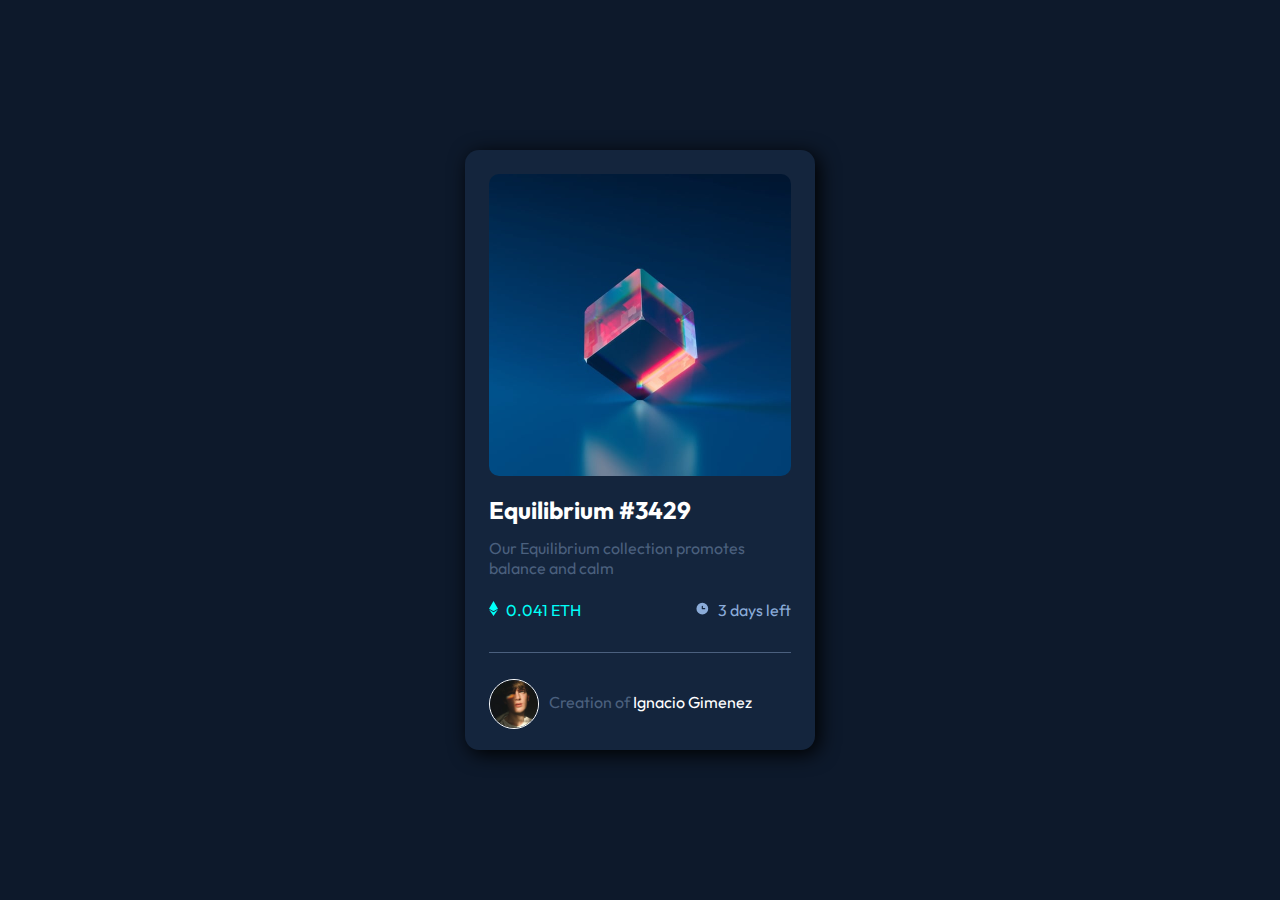
<file: index.html>
<!DOCTYPE html>
<html lang="en">
  <head>
    <meta charset="UTF-8" />
    <meta http-equiv="X-UA-Compatible" content="IE=edge" />
    <meta name="viewport" content="width=device-width, initial-scale=1.0" />
    <link rel="stylesheet" href="./src/css/style.css" />
    <link rel="shortcut icon" href="./src/img/favicon.png" type="image/x-icon">
    <title>NFT</title>
  </head>
  <body>
    <main class="container">
      <div class="container__son">
        <div class="img__container">
          <img
            src="./src/img/image-equilibrium.jpg"
            alt="Equilibrium #3429"
            class="img"
          />
          <div class="image-hover">
            <img src="./src/img/icon.svg">
          </div>
        </div>
        <div class="main__container">
          <h1 class="main__title">Equilibrium #3429</h1>
          <p class="main__paragraph">
            Our Equilibrium collection promotes balance and calm
          </p>
        </div>
        <div class="info__container">
          <div class="price__container">
            <p class="price"><img src="./src/img/ethereum.svg" alt="Ethereum" class="eth__img"/>  0.041 ETH</p>
          </div>
          <div class="time__container">            
            <p class="time__left"><img src="./src/img/clock.svg" alt="clock" class="clock__img"/>  3 days left</p>
          </div>
        </div>
        <div class="line"></div>
        <div class="creator__container">
          <img src="./src/img/image-avatar.png" alt="avatar" class="creator__avatar"/>
          <p class="creator__paragraph">
            Creation of <span>Ignacio Gimenez</span>
          </p>
        </div>
      </div>
    </main>
  </body>
</html>
</file>
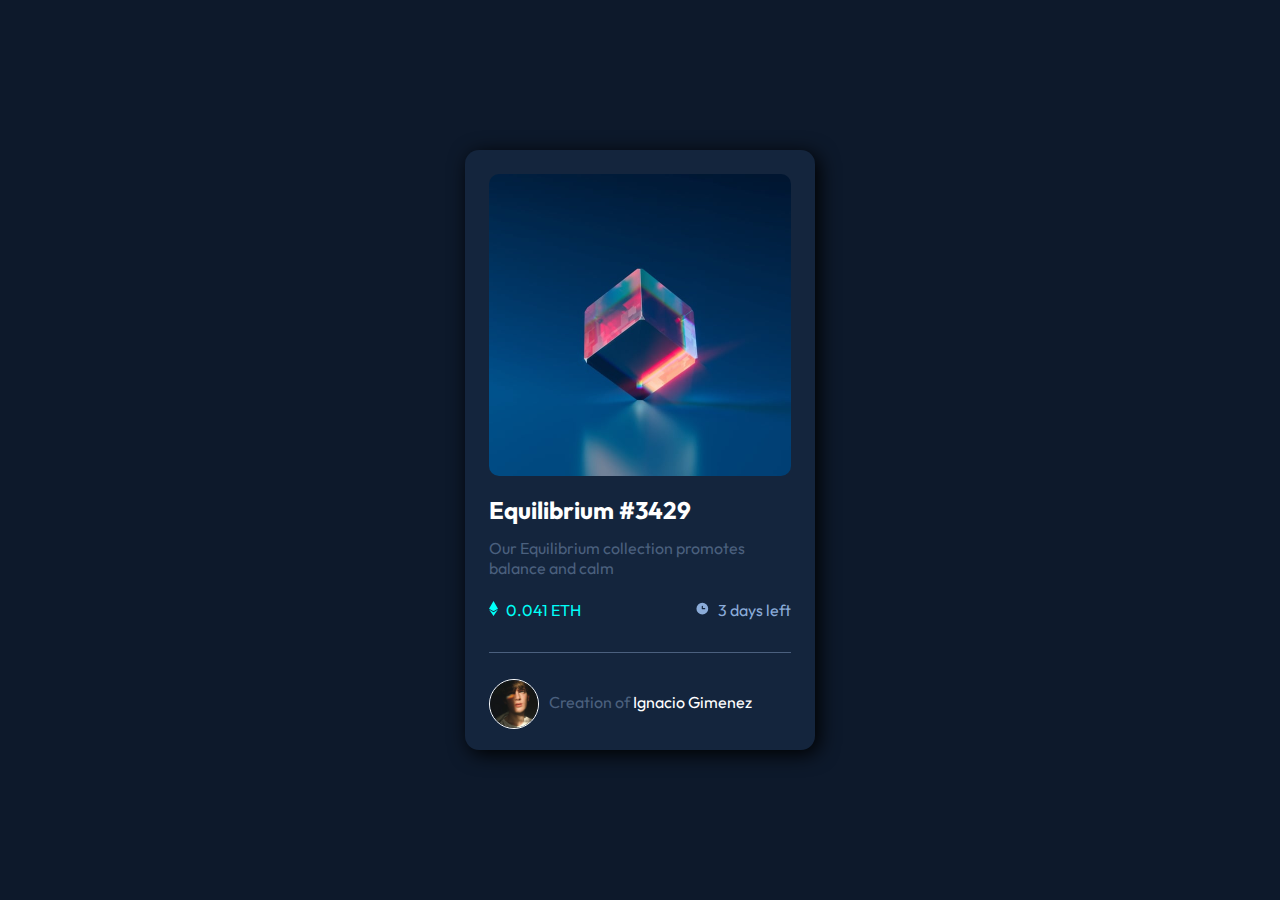
<file: src/index.html>
<!DOCTYPE html>
<html lang="en">
  <head>
    <meta charset="UTF-8" />
    <meta http-equiv="X-UA-Compatible" content="IE=edge" />
    <meta name="viewport" content="width=device-width, initial-scale=1.0" />
    <link rel="stylesheet" href="/src/css/style.css" />
    <title>NFT</title>
  </head>
  <body>
    <div class="container">
      <div class="container__son">
        <div class="img__container">
          <img
            src="./img/image-equilibrium.jpg"
            alt="Equilibrium #3429"
            class="img"
          />
        </div>
        <div class="main__container">
          <h1 class="main__title">Equilibrium #3429</h1>
          <p class="main__paragraph">
            Our Equilibrium collection promotes balance and calm
          </p>
        </div>
        <div class="info__container">
          <div class="price__container">
            <p class="price"><img src="./img/ethereum.svg" alt="Ethereum" class="eth__img"/>  0.041 ETH</p>
          </div>
          <div class="time__container">            
            <p class="time__left"><img src="./img/clock.svg" alt="clock" class="clock__img"/>  3 days left</p>
          </div>
        </div>
        <div class="line"></div>
        <div class="creator__container">
          <img src="./img/image-avatar.png" alt="avatar" class="creator__avatar"/>
          <p class="creator__paragraph">
            Creation of <span>Ignacio Gimenez</span>
          </p>
        </div>
      </div>
    </div>
  </body>
</html>
</file>
<file: src/css/style.css>
@import url("https://fonts.googleapis.com/css2?family=Open+Sans:ital,wght@0,300;0,400;1,600&family=Oswald:wght@200;300;400&family=Outfit:wght@300;400;600&family=Poppins:wght@300;400;600;700&display=swap");

* {
  margin: 0;
  padding: 0;
  box-sizing: border-box;
}

body {
  background-color: hsl(217, 54%, 11%);
  min-height: 100vh;
  font-family: "Outfit", sans-serif;
  display: flex;
  justify-content: center;
  align-items: center;
}

.container {
  background-color: hsl(216, 50%, 16%);
  width: 350px;
  height: 600px;
  border-radius: 14px;
  box-shadow: 4px 4px 20px #000;
}

.container__son {
  margin: 1.5rem;
  display: flex;
  flex-direction: column;
  justify-content: space-between;
  align-items: center;
}

.img__container {
  position: relative;
  height: 100%;
}

.img {
  border-radius: 10px;
  width: 100%;
  height: 100%;
  display: block;
  object-fit: cover;
  cursor: pointer;
}

.image-hover {
  position: absolute;
  left: 0;
  right: 0;
  top: 0;
  height: 100%;
  width: 100%;
  border-radius: 10px;
  background-color: hsla(178, 100%, 50%, 0.5);
  display: none;
}

.image-hover img {
  position: absolute;
  width: 50px;
  left: 50%;
  right: 50%;
  top: 50%;
  transform: translate(-50%, -50%);
}

.img__container:hover .image-hover {
  display: block;
}

.main__container {
  margin-top: 1.2rem;
}

.main__title {
  color: #fff;
  font-size: 1.5rem;
  cursor: pointer;
}

.main__title:hover {
  color: #00fff8;
}

.main__paragraph {
  margin-top: 0.8rem;
  font-size: 1rem;
  color: #4b607e;
}

.info__container {
    margin-top: 1.4rem;
  width: 100%;
  display: flex;
  justify-content: space-between;
  position: relative;
}

.price__container {
  font-size: 1rem;
}

.eth__img {
  height: 15px;
  margin-right: 5px;
}

.price {
  color: #00fff8;
}

.time__container {
  font-size: 1rem;
}

.clock__img {
  height: 15px;
  margin-right: 5px;
}

.time__left {
  color: #8bacda;
}

.line {
  margin-top: 2rem;
  background-color: #4b607e;
  width: 100%;
  height: 1px;
}

.creator__container {
  margin-top: 1rem;
  display: grid;
  grid-template-columns: 50px 1fr;
  gap: 10px;
  width: 100%;
}

.creator__avatar {
  border: 1px solid #fff;
  border-radius: 50%;
  margin-top: 10px;
  height: 50px;
  width: auto;
}

.creator__paragraph {
  display: inline-block;
  color: #4b607e;
  margin-top: 1.4rem;
  font-size: 1rem;
}

span {
  color: #fff;
}
</file>
